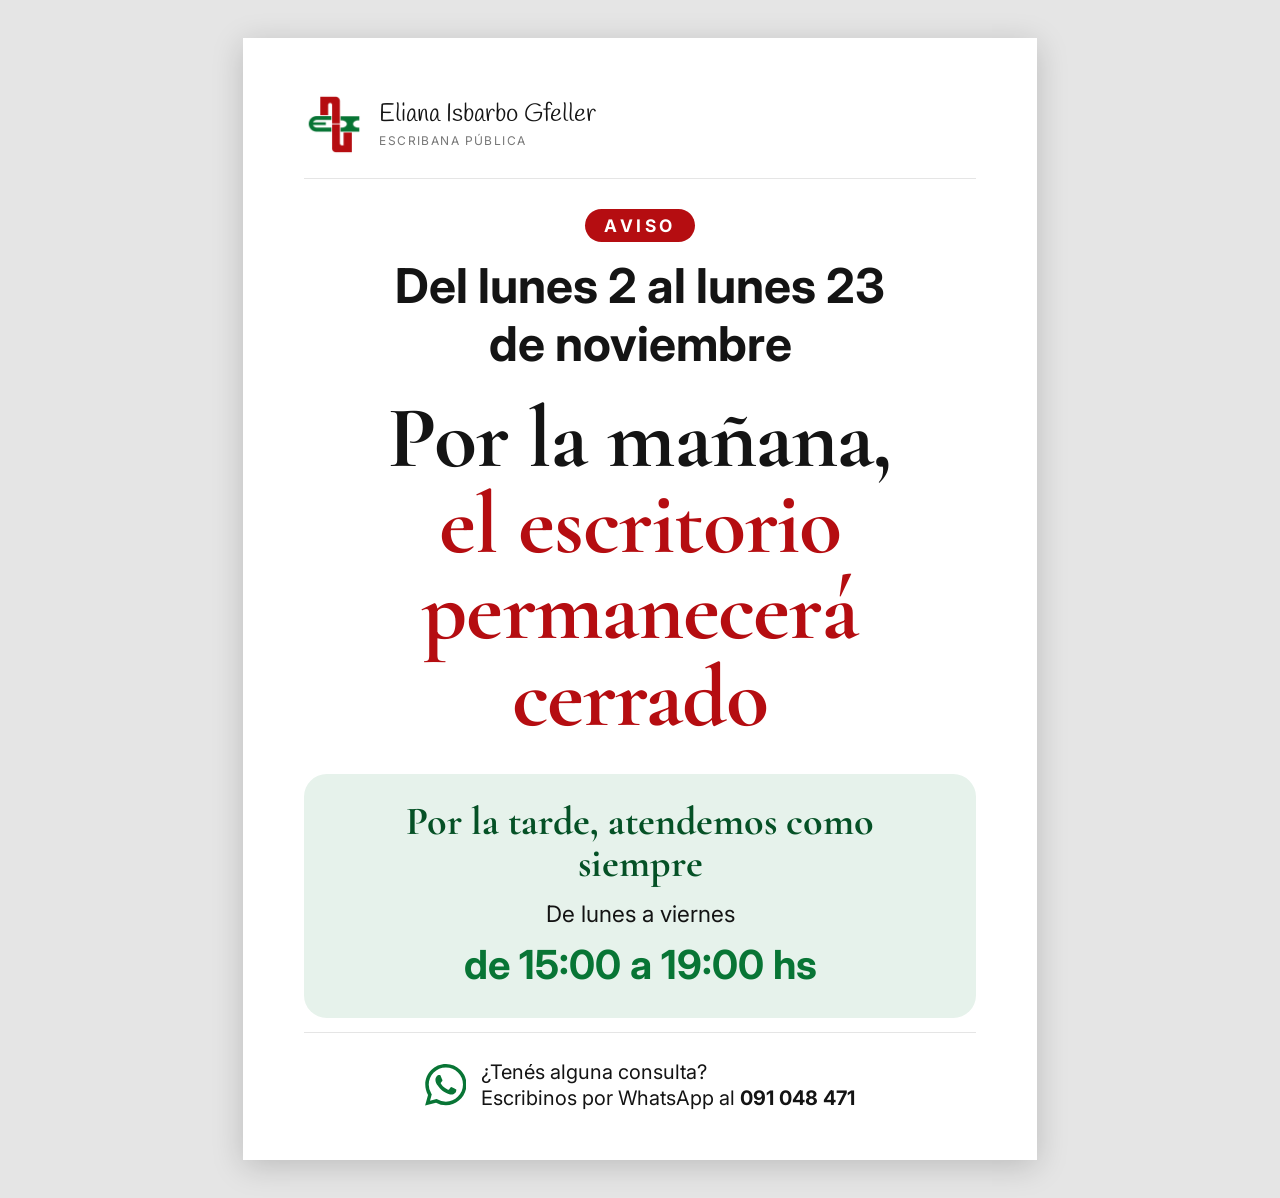
<file: carteles/aviso-cierre-mananas.html>
<!doctype html>
<html lang="es">
<head>
  <meta charset="utf-8">
  <meta name="viewport" content="width=device-width, initial-scale=1">
  <title>Aviso de cierre por la mañana</title>
  <!--
    Cartel A4 para imprimir, con el mismo diseño que aviso-reservas.html. El
    PDF se genera igual (ver README, "Enlace para carteles"). Lo que más se
    tiene que ver es que por la mañana está cerrado y por la tarde se atiende
    como siempre.
  -->
  <link rel="preconnect" href="https://fonts.googleapis.com">
  <link rel="preconnect" href="https://fonts.gstatic.com" crossorigin>
  <link
    rel="stylesheet"
    href="https://fonts.googleapis.com/css2?family=Cormorant+Garamond:wght@600;700&amp;family=Handlee&amp;family=Inter:wght@400;500;600;700&amp;display=swap"
  >
  <style>
    :root {
      --green-950: #055126;
      --green-900: #087535;
      --green-100: #e6f2eb;
      --red-700: #b50d11;
      --black: #141414;
      --gray-700: #4f4f4f;
      --gray-500: #777;
      --gray-200: #e5e5e5;
      --white: #fff;
    }

    @page {
      size: A4;
      margin: 0;
    }

    * {
      box-sizing: border-box;
      margin: 0;
      padding: 0;
    }

    html,
    body {
      background: var(--gray-200);
    }

    body {
      font-family: "Inter", sans-serif;
      color: var(--black);
      -webkit-print-color-adjust: exact;
      print-color-adjust: exact;
    }

    .sheet {
      display: flex;
      flex-direction: column;
      width: 210mm;
      height: 297mm;
      margin: 0 auto;
      padding: 15mm 16mm 13mm;
      overflow: hidden;
      background: var(--white);
    }

    @media screen {
      .sheet {
        margin: 10mm auto;
        box-shadow: 0 6px 30px rgba(0, 0, 0, 0.18);
      }
    }

    @media print {
      html,
      body {
        background: var(--white);
      }
    }

    /* Marca */
    .brand {
      display: flex;
      align-items: center;
      gap: 4mm;
      padding-bottom: 6mm;
      border-bottom: 0.4mm solid var(--gray-200);
    }

    .brand img {
      width: 16mm;
      height: 16mm;
    }

    .brand strong {
      display: block;
      font-family: "Handlee", cursive;
      font-size: 19pt;
      font-weight: 400;
      line-height: 1.1;
    }

    .brand span {
      color: var(--gray-500);
      font-size: 9pt;
      letter-spacing: 0.12em;
      text-transform: uppercase;
    }

    /* Mensaje principal: lo que se tiene que leer de lejos. */
    .notice {
      padding: 8mm 0 9mm;
      text-align: center;
    }

    .eyebrow {
      display: inline-block;
      margin-bottom: 4mm;
      padding: 1.6mm 5mm;
      border-radius: 99px;
      color: var(--white);
      background: var(--red-700);
      font-size: 13pt;
      font-weight: 700;
      letter-spacing: 0.2em;
      text-transform: uppercase;
    }

    /* La fecha también se tiene que leer de lejos. */
    .notice .start {
      margin: 0 0 6mm;
      color: var(--black);
      font-size: 36pt;
      font-weight: 700;
      line-height: 1.2;
    }

    .notice h1 {
      font-family: "Cormorant Garamond", serif;
      font-size: 66pt;
      font-weight: 700;
      line-height: 0.98;
      letter-spacing: -0.01em;
    }

    .notice h1 em {
      display: block;
      color: var(--red-700);
      font-style: normal;
    }

    .notice .hours {
      margin-top: 5mm;
      color: var(--gray-700);
      font-size: 17pt;
      line-height: 1.35;
    }

    .notice .hours strong {
      color: var(--black);
    }

    /* Horario de la tarde: lo que sigue igual. */
    .afternoon {
      padding: 7mm 12mm;
      border-radius: 6mm;
      background: var(--green-100);
      text-align: center;
    }

    .afternoon h2 {
      margin-bottom: 4mm;
      color: var(--green-950);
      font-family: "Cormorant Garamond", serif;
      font-size: 30pt;
      font-weight: 700;
      line-height: 1.05;
    }

    .afternoon p {
      font-size: 17pt;
      line-height: 1.35;
    }

    .afternoon .time {
      display: block;
      margin-top: 2mm;
      color: var(--green-900);
      font-size: 30pt;
      font-weight: 700;
    }

    /* Contacto */
    .fallback {
      display: flex;
      align-items: center;
      justify-content: center;
      gap: 4mm;
      margin-top: auto;
      padding-top: 7mm;
      border-top: 0.4mm solid var(--gray-200);
      font-size: 15pt;
      line-height: 1.3;
    }

    .fallback svg {
      flex: none;
      width: 11mm;
      height: 11mm;
      color: var(--green-900);
    }

    .fallback strong {
      white-space: nowrap;
    }
  </style>
</head>
<body>
  <main class="sheet">
    <header class="brand">
      <img src="../assets/logo-isbarbo-gfeller.webp" alt="Logo de Eliana Isbarbo Gfeller">
      <div>
        <strong>Eliana Isbarbo Gfeller</strong>
        <span>Escribana Pública</span>
      </div>
    </header>

    <section class="notice">
      <span class="eyebrow">Aviso</span>
      <p class="start">Del lunes 2 al lunes 23<br>de noviembre</p>
      <h1>Por la mañana, <em>el escritorio permanecerá cerrado</em></h1>
    </section>

    <section class="afternoon">
      <h2>Por la tarde, atendemos como siempre</h2>
      <p>De lunes a viernes
        <span class="time">de 15:00 a 19:00 hs</span>
      </p>
    </section>

    <footer class="fallback">
      <svg viewBox="0 0 24 24" aria-hidden="true">
        <path fill="currentColor" d="M17.472 14.382c-.297-.149-1.758-.867-2.03-.967-.273-.099-.471-.148-.67.15-.197.297-.767.966-.94 1.164-.173.199-.347.223-.644.075-.297-.15-1.255-.463-2.39-1.475-.883-.788-1.48-1.761-1.653-2.059-.173-.297-.018-.458.13-.606.134-.133.298-.347.446-.52.149-.174.198-.298.298-.497.099-.198.05-.371-.025-.52-.075-.149-.669-1.612-.916-2.207-.242-.579-.487-.5-.669-.51-.173-.008-.371-.01-.57-.01-.198 0-.52.074-.792.372-.272.297-1.04 1.016-1.04 2.479 0 1.462 1.065 2.875 1.213 3.074.149.198 2.096 3.2 5.077 4.487.709.306 1.262.489 1.694.625.712.227 1.36.195 1.871.118.571-.085 1.758-.719 2.006-1.413.248-.694.248-1.289.173-1.413-.074-.124-.272-.198-.57-.347m-5.421 7.403h-.004a9.87 9.87 0 01-5.031-1.378l-.361-.214-3.741.982.998-3.648-.235-.374a9.86 9.86 0 01-1.51-5.26c.001-5.45 4.436-9.884 9.888-9.884 2.64 0 5.122 1.03 6.988 2.898a9.825 9.825 0 012.893 6.994c-.003 5.45-4.437 9.884-9.885 9.884m8.413-18.297A11.815 11.815 0 0012.05 0C5.495 0 .16 5.335.157 11.892c0 2.096.547 4.142 1.588 5.945L.057 24l6.305-1.654a11.882 11.882 0 005.683 1.448h.005c6.554 0 11.89-5.335 11.893-11.893a11.821 11.821 0 00-3.48-8.413Z"/>
      </svg>
      <p>¿Tenés alguna consulta?<br>Escribinos por WhatsApp al <strong>091 048 471</strong></p>
    </footer>
  </main>
</body>
</html>
</file>
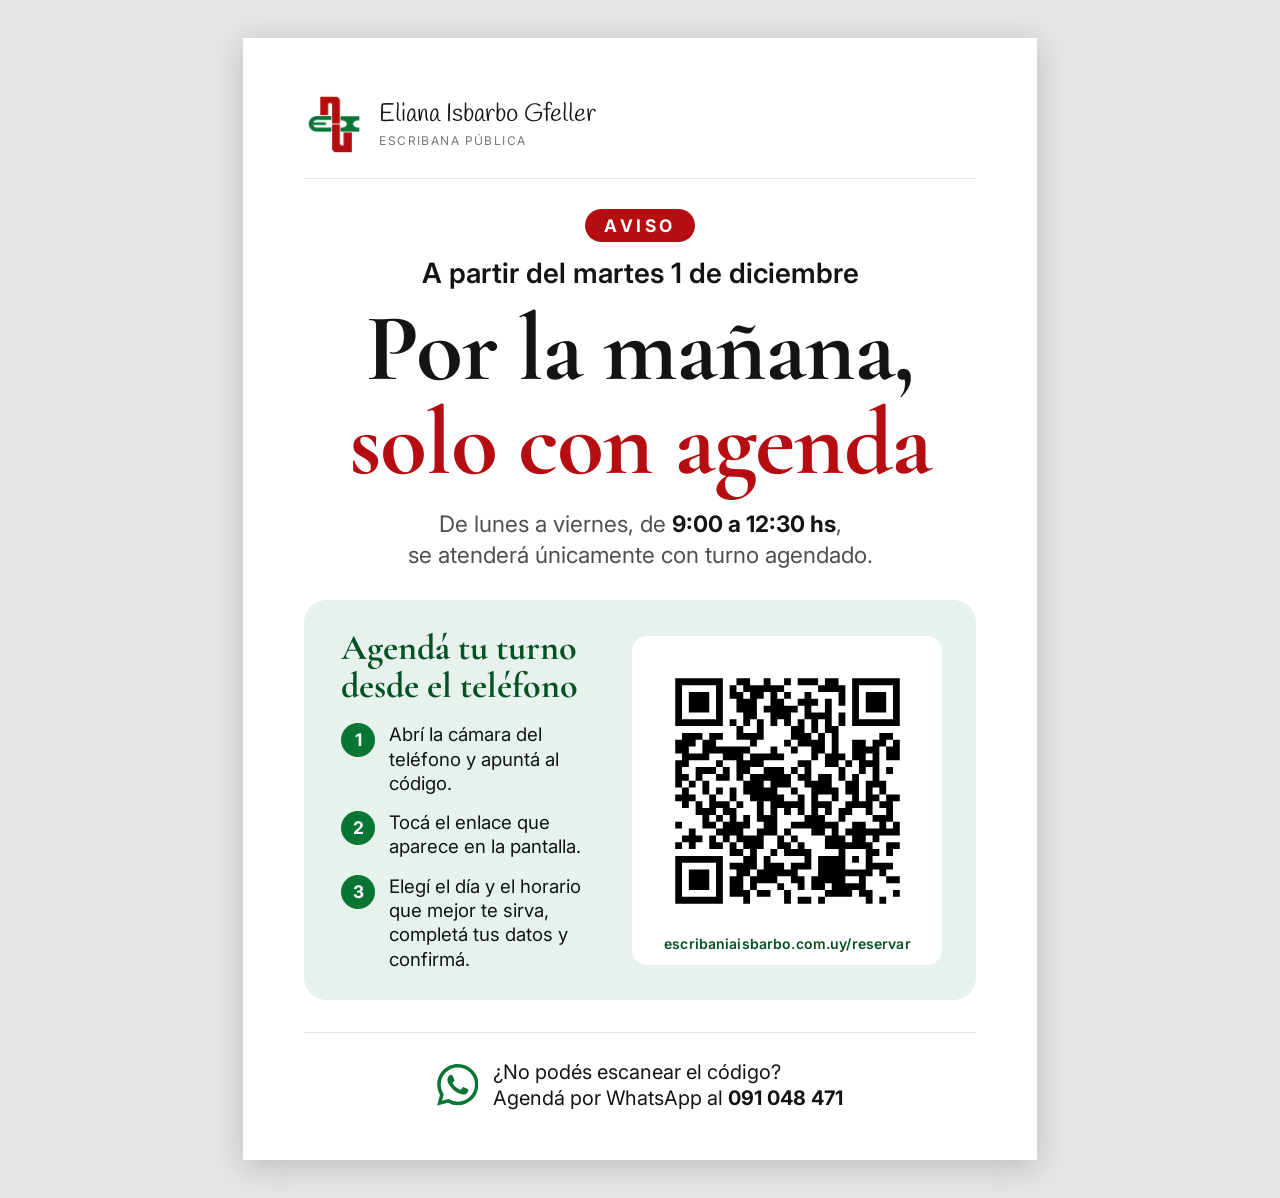
<file: carteles/aviso-reservas.html>
<!doctype html>
<html lang="es">
<head>
  <meta charset="utf-8">
  <meta name="viewport" content="width=device-width, initial-scale=1">
  <title>Aviso de agenda</title>
  <!--
    Cartel A4 para imprimir. El PDF se genera desde este archivo con Chrome
    (ver README, "Enlace para carteles"). Lo que más se tiene que ver es que
    por la mañana se atiende solo con agenda.
  -->
  <link rel="preconnect" href="https://fonts.googleapis.com">
  <link rel="preconnect" href="https://fonts.gstatic.com" crossorigin>
  <link
    rel="stylesheet"
    href="https://fonts.googleapis.com/css2?family=Cormorant+Garamond:wght@600;700&amp;family=Handlee&amp;family=Inter:wght@400;500;600;700&amp;display=swap"
  >
  <style>
    :root {
      --green-950: #055126;
      --green-900: #087535;
      --green-100: #e6f2eb;
      --red-700: #b50d11;
      --black: #141414;
      --gray-700: #4f4f4f;
      --gray-500: #777;
      --gray-200: #e5e5e5;
      --white: #fff;
    }

    @page {
      size: A4;
      margin: 0;
    }

    * {
      box-sizing: border-box;
      margin: 0;
      padding: 0;
    }

    html,
    body {
      background: var(--gray-200);
    }

    body {
      font-family: "Inter", sans-serif;
      color: var(--black);
      -webkit-print-color-adjust: exact;
      print-color-adjust: exact;
    }

    .sheet {
      display: flex;
      flex-direction: column;
      width: 210mm;
      height: 297mm;
      margin: 0 auto;
      padding: 15mm 16mm 13mm;
      overflow: hidden;
      background: var(--white);
    }

    @media screen {
      .sheet {
        margin: 10mm auto;
        box-shadow: 0 6px 30px rgba(0, 0, 0, 0.18);
      }
    }

    @media print {
      html,
      body {
        background: var(--white);
      }
    }

    /* Marca */
    .brand {
      display: flex;
      align-items: center;
      gap: 4mm;
      padding-bottom: 6mm;
      border-bottom: 0.4mm solid var(--gray-200);
    }

    .brand img {
      width: 16mm;
      height: 16mm;
    }

    .brand strong {
      display: block;
      font-family: "Handlee", cursive;
      font-size: 19pt;
      font-weight: 400;
      line-height: 1.1;
    }

    .brand span {
      color: var(--gray-500);
      font-size: 9pt;
      letter-spacing: 0.12em;
      text-transform: uppercase;
    }

    /* Mensaje principal: lo que se tiene que leer de lejos. */
    .notice {
      padding: 8mm 0 8mm;
      text-align: center;
    }

    .eyebrow {
      display: inline-block;
      margin-bottom: 4mm;
      padding: 1.6mm 5mm;
      border-radius: 99px;
      color: var(--white);
      background: var(--red-700);
      font-size: 13pt;
      font-weight: 700;
      letter-spacing: 0.2em;
      text-transform: uppercase;
    }

    .notice .start {
      margin: 0 0 3mm;
      color: var(--black);
      font-size: 21pt;
      font-weight: 600;
      line-height: 1.2;
    }

    .notice h1 {
      font-family: "Cormorant Garamond", serif;
      font-size: 72pt;
      font-weight: 700;
      line-height: 0.98;
      letter-spacing: -0.01em;
    }

    .notice h1 em {
      display: block;
      color: var(--red-700);
      font-style: normal;
    }

    .notice .hours {
      margin-top: 5mm;
      color: var(--gray-700);
      font-size: 17pt;
      line-height: 1.35;
    }

    .notice .hours strong {
      color: var(--black);
    }

    /* Cómo agendar */
    .booking {
      display: grid;
      grid-template-columns: 1fr 82mm;
      gap: 8mm;
      align-items: center;
      padding: 7.5mm 9mm 7.5mm 10mm;
      border-radius: 6mm;
      background: var(--green-100);
    }

    .booking h2 {
      margin-bottom: 5mm;
      color: var(--green-950);
      font-family: "Cormorant Garamond", serif;
      font-size: 27pt;
      font-weight: 700;
      line-height: 1.05;
    }

    .steps {
      display: grid;
      gap: 4mm;
      list-style: none;
      counter-reset: step;
    }

    .steps li {
      display: grid;
      grid-template-columns: 9mm 1fr;
      gap: 3.5mm;
      align-items: start;
      font-size: 14pt;
      line-height: 1.3;
      counter-increment: step;
    }

    .steps li::before {
      content: counter(step);
      display: grid;
      place-items: center;
      width: 9mm;
      height: 9mm;
      border-radius: 50%;
      color: var(--white);
      background: var(--green-900);
      font-size: 13pt;
      font-weight: 700;
    }

    .qr {
      padding: 4mm 4mm 3.5mm;
      border-radius: 4mm;
      background: var(--white);
      text-align: center;
    }

    /* El SVG ya trae su margen blanco: no hay que recortarlo. */
    .qr img {
      display: block;
      width: 100%;
    }

    .qr p {
      margin-top: 1mm;
      color: var(--green-950);
      font-size: 10.5pt;
      font-weight: 600;
      letter-spacing: 0.01em;
    }

    /* Alternativa para quien no puede escanear. */
    .fallback {
      display: flex;
      align-items: center;
      justify-content: center;
      gap: 4mm;
      margin-top: auto;
      padding-top: 7mm;
      border-top: 0.4mm solid var(--gray-200);
      font-size: 15pt;
      line-height: 1.3;
    }

    .fallback svg {
      flex: none;
      width: 11mm;
      height: 11mm;
      color: var(--green-900);
    }

    .fallback strong {
      white-space: nowrap;
    }
  </style>
</head>
<body>
  <main class="sheet">
    <header class="brand">
      <img src="../assets/logo-isbarbo-gfeller.webp" alt="Logo de Eliana Isbarbo Gfeller">
      <div>
        <strong>Eliana Isbarbo Gfeller</strong>
        <span>Escribana Pública</span>
      </div>
    </header>

    <section class="notice">
      <span class="eyebrow">Aviso</span>
      <p class="start">A partir del martes 1 de diciembre</p>
      <h1>Por la mañana, <em>solo con agenda</em></h1>
      <p class="hours">
        De lunes a viernes, de <strong>9:00 a 12:30 hs</strong>,<br>
        se atenderá únicamente con turno agendado.
      </p>
    </section>

    <section class="booking">
      <div>
        <h2>Agendá tu turno desde el teléfono</h2>
        <ol class="steps">
          <li>Abrí la cámara del teléfono y apuntá al código.</li>
          <li>Tocá el enlace que aparece en la pantalla.</li>
          <li>Elegí el día y el horario que mejor te sirva, completá tus datos y confirmá.</li>
        </ol>
      </div>
      <div class="qr">
        <img src="qr-reservar.svg" alt="Código QR para agendar turno">
        <p>escribaniaisbarbo.com.uy/reservar</p>
      </div>
    </section>

    <footer class="fallback">
      <svg viewBox="0 0 24 24" aria-hidden="true">
        <path fill="currentColor" d="M17.472 14.382c-.297-.149-1.758-.867-2.03-.967-.273-.099-.471-.148-.67.15-.197.297-.767.966-.94 1.164-.173.199-.347.223-.644.075-.297-.15-1.255-.463-2.39-1.475-.883-.788-1.48-1.761-1.653-2.059-.173-.297-.018-.458.13-.606.134-.133.298-.347.446-.52.149-.174.198-.298.298-.497.099-.198.05-.371-.025-.52-.075-.149-.669-1.612-.916-2.207-.242-.579-.487-.5-.669-.51-.173-.008-.371-.01-.57-.01-.198 0-.52.074-.792.372-.272.297-1.04 1.016-1.04 2.479 0 1.462 1.065 2.875 1.213 3.074.149.198 2.096 3.2 5.077 4.487.709.306 1.262.489 1.694.625.712.227 1.36.195 1.871.118.571-.085 1.758-.719 2.006-1.413.248-.694.248-1.289.173-1.413-.074-.124-.272-.198-.57-.347m-5.421 7.403h-.004a9.87 9.87 0 01-5.031-1.378l-.361-.214-3.741.982.998-3.648-.235-.374a9.86 9.86 0 01-1.51-5.26c.001-5.45 4.436-9.884 9.888-9.884 2.64 0 5.122 1.03 6.988 2.898a9.825 9.825 0 012.893 6.994c-.003 5.45-4.437 9.884-9.885 9.884m8.413-18.297A11.815 11.815 0 0012.05 0C5.495 0 .16 5.335.157 11.892c0 2.096.547 4.142 1.588 5.945L.057 24l6.305-1.654a11.882 11.882 0 005.683 1.448h.005c6.554 0 11.89-5.335 11.893-11.893a11.821 11.821 0 00-3.48-8.413Z"/>
      </svg>
      <p>¿No podés escanear el código?<br>Agendá por WhatsApp al <strong>091 048 471</strong></p>
    </footer>
  </main>
</body>
</html>
</file>
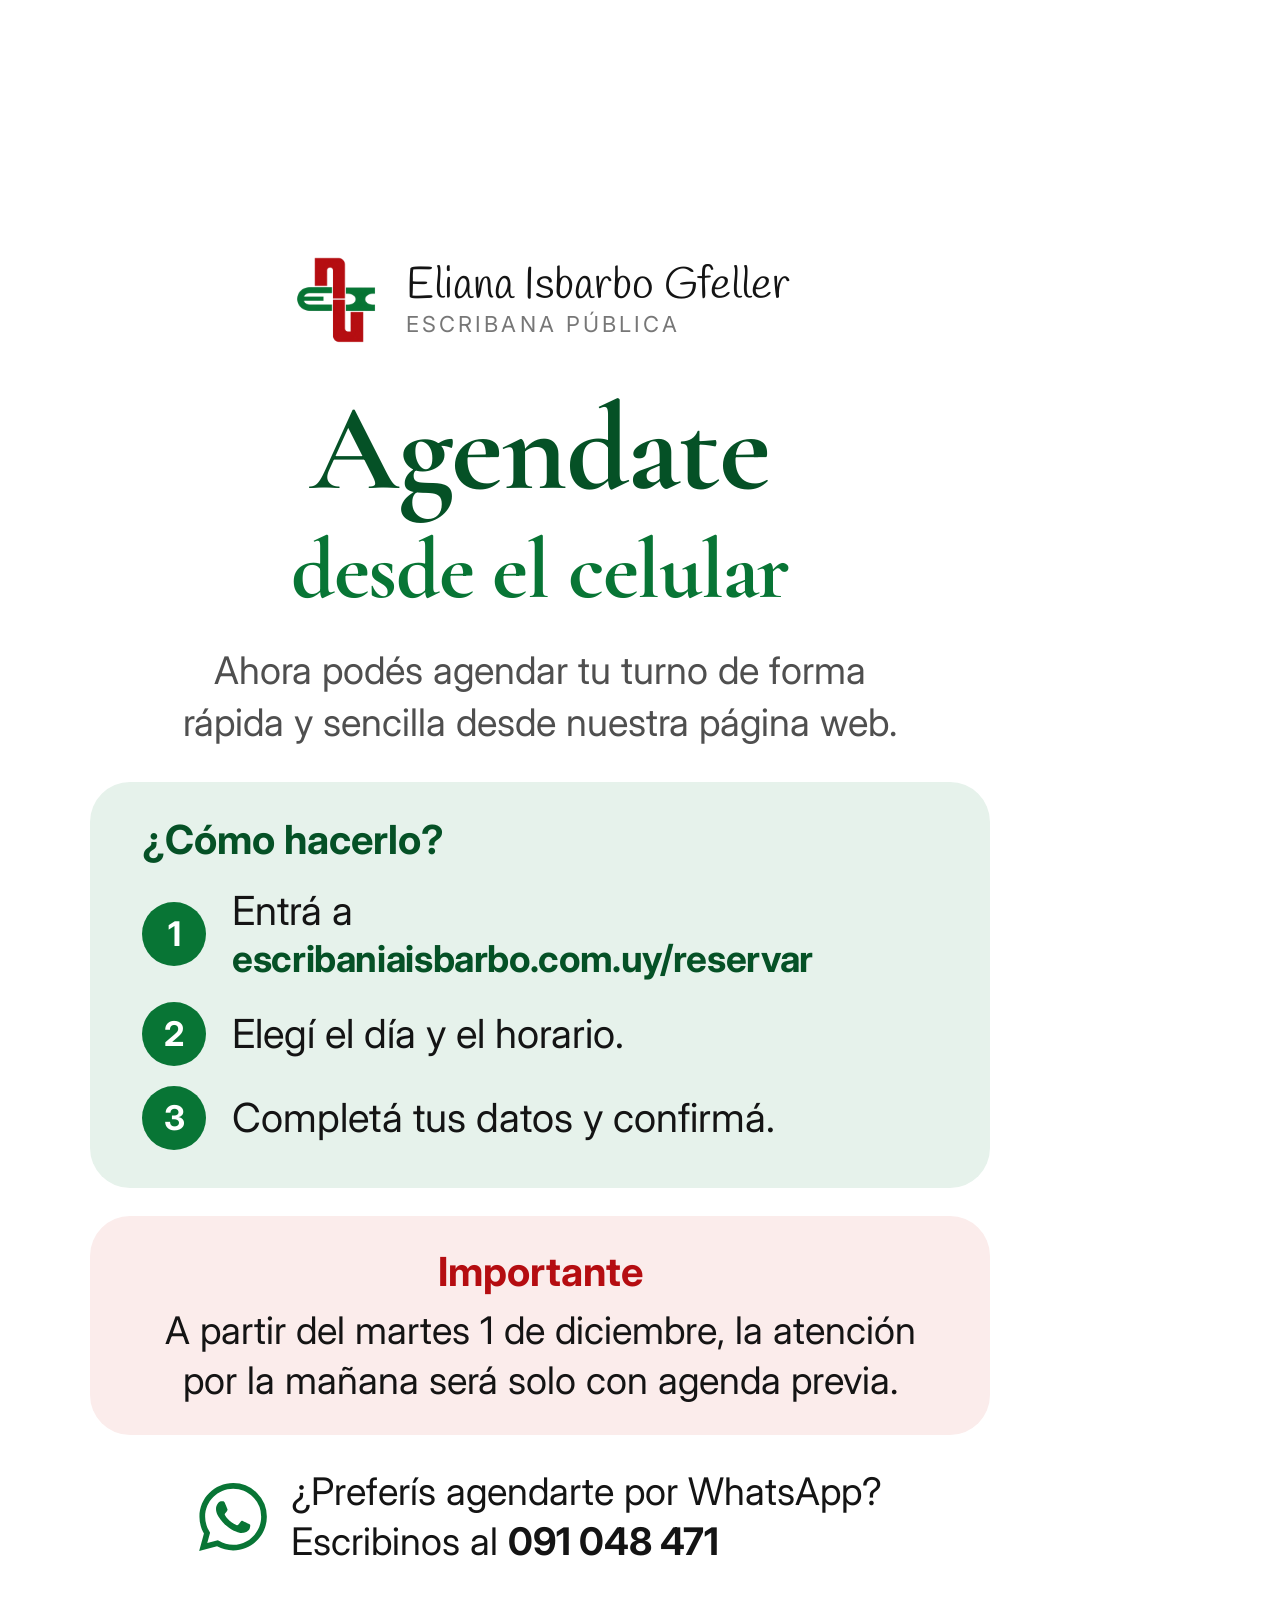
<file: carteles/estado-whatsapp-agenda.html>
<!doctype html>
<html lang="es">
<head>
  <meta charset="utf-8">
  <meta name="viewport" content="width=1080">
  <title>Estado de WhatsApp: Agendate desde el celular</title>
  <!--
    Imagen para el estado de WhatsApp (1080 x 1920 px, vertical 9:16) que
    promueve la agenda en línea. Tiene el mismo diseño que los carteles de
    papel, pero sin QR: el estado se mira en el teléfono y no se puede
    escanear la propia pantalla. Por eso la dirección va escrita grande, y al
    publicar el estado conviene poner el enlace en el texto del estado.

    WhatsApp tapa la parte de arriba (barra de avance y nombre) y la de abajo
    (el texto del estado y "Responder"): lo importante queda en el medio.

    Hay dos versiones: la que avisa del 1 de diciembre y la informativa, sin
    ese aviso, que se arma abriendo este archivo con #informativo al final.
    Los dos PNG se generan desde aquí con Chrome (ver README, "Enlace para
    carteles").
  -->
  <link rel="preconnect" href="https://fonts.googleapis.com">
  <link rel="preconnect" href="https://fonts.gstatic.com" crossorigin>
  <link
    rel="stylesheet"
    href="https://fonts.googleapis.com/css2?family=Cormorant+Garamond:wght@700&amp;family=Handlee&amp;family=Inter:wght@400;500;600;700&amp;display=swap"
  >
  <style>
    :root {
      --green-950: #055126;
      --green-900: #087535;
      --green-100: #e6f2eb;
      --red-700: #b50d11;
      --red-50: #fbeceb;
      --black: #141414;
      --gray-700: #4f4f4f;
      --gray-500: #777;
      --gray-200: #e5e5e5;
      --white: #fff;
    }

    * {
      box-sizing: border-box;
      margin: 0;
      padding: 0;
    }

    html,
    body {
      width: 1080px;
      height: 1920px;
      overflow: hidden;
      background: var(--white);
    }

    body {
      font-family: "Inter", sans-serif;
      color: var(--black);
    }

    .story {
      display: flex;
      flex-direction: column;
      align-items: center;
      width: 1080px;
      height: 1920px;
      /* Arriba y abajo quedan libres para lo que superpone WhatsApp. */
      justify-content: center;
      padding: 230px 90px 330px;
      text-align: center;
    }

    /* Marca */
    .brand {
      display: flex;
      align-items: center;
      gap: 24px;
      text-align: left;
    }

    .brand img {
      width: 92px;
      height: 92px;
    }

    .brand strong {
      display: block;
      font-family: "Handlee", cursive;
      font-size: 44px;
      font-weight: 400;
      line-height: 1.1;
    }

    .brand span {
      color: var(--gray-500);
      font-size: 22px;
      letter-spacing: 0.14em;
      text-transform: uppercase;
    }

    h1 {
      margin-top: 44px;
      color: var(--green-950);
      font-family: "Cormorant Garamond", serif;
      font-size: 124px;
      font-weight: 700;
      line-height: 0.95;
      letter-spacing: -0.01em;
    }

    h1 span {
      display: block;
      color: var(--green-900);
      margin-top: 22px;
      font-size: 86px;
    }

    /* Entrada y pasos */
    .intro {
      margin-top: 34px;
      text-wrap: balance;
      color: var(--gray-700);
      font-size: 38px;
      line-height: 1.35;
    }

    .how {
      width: 100%;
      margin-top: 34px;
      padding: 34px 52px 38px;
      border-radius: 40px;
      background: var(--green-100);
      text-align: left;
    }

    .how h2 {
      color: var(--green-950);
      font-size: 40px;
      font-weight: 700;
      line-height: 1.2;
    }

    .steps {
      display: grid;
      gap: 20px;
      margin-top: 22px;
      list-style: none;
      counter-reset: step;
    }

    .steps li {
      display: grid;
      grid-template-columns: 64px 1fr;
      gap: 26px;
      align-items: center;
      font-size: 40px;
      line-height: 1.25;
      counter-increment: step;
    }

    .steps li::before {
      content: counter(step);
      display: grid;
      place-items: center;
      width: 64px;
      height: 64px;
      border-radius: 50%;
      color: var(--white);
      background: var(--green-900);
      font-size: 34px;
      font-weight: 700;
    }

    .steps .url {
      display: block;
      color: var(--green-950);
      font-size: 37px;
      font-weight: 700;
      letter-spacing: -0.01em;
    }

    /* Aviso de diciembre */
    .notice {
      width: 100%;
      margin-top: 28px;
      padding: 30px 48px;
      text-wrap: balance;
      border-radius: 40px;
      background: var(--red-50);
      font-size: 38px;
      line-height: 1.32;
    }

    .notice strong {
      display: block;
      margin-bottom: 6px;
      color: var(--red-700);
      font-size: 40px;
    }

    /* Versión informativa (#informativo): sin el aviso de diciembre. */
    .story:target .notice {
      display: none;
    }

    /* Alternativa por WhatsApp */
    .fallback {
      display: flex;
      align-items: center;
      gap: 24px;
      margin-top: 32px;
      font-size: 38px;
      line-height: 1.3;
      text-align: left;
    }

    .fallback svg {
      flex: none;
      width: 68px;
      height: 68px;
      color: var(--green-900);
    }

    .fallback strong {
      white-space: nowrap;
    }
  </style>
</head>
<body>
  <main class="story" id="informativo">
    <header class="brand">
      <img src="../assets/logo-isbarbo-gfeller.webp" alt="Logo de Eliana Isbarbo Gfeller">
      <div>
        <strong>Eliana Isbarbo Gfeller</strong>
        <span>Escribana Pública</span>
      </div>
    </header>

    <h1>Agendate <span>desde el celular</span></h1>

    <p class="intro">Ahora podés agendar tu turno de forma rápida y sencilla desde nuestra página web.</p>

    <section class="how">
      <h2>¿Cómo hacerlo?</h2>
      <ol class="steps">
        <li><span>Entrá a<span class="url">escribaniaisbarbo.com.uy/reservar</span></span></li>
        <li>Elegí el día y el horario.</li>
        <li>Completá tus datos y confirmá.</li>
      </ol>
    </section>

    <p class="notice">
      <strong>Importante</strong>
      A partir del martes 1 de diciembre, la atención por la mañana será solo con agenda previa.
    </p>

    <footer class="fallback">
      <svg viewBox="0 0 24 24" aria-hidden="true">
        <path fill="currentColor" d="M17.472 14.382c-.297-.149-1.758-.867-2.03-.967-.273-.099-.471-.148-.67.15-.197.297-.767.966-.94 1.164-.173.199-.347.223-.644.075-.297-.15-1.255-.463-2.39-1.475-.883-.788-1.48-1.761-1.653-2.059-.173-.297-.018-.458.13-.606.134-.133.298-.347.446-.52.149-.174.198-.298.298-.497.099-.198.05-.371-.025-.52-.075-.149-.669-1.612-.916-2.207-.242-.579-.487-.5-.669-.51-.173-.008-.371-.01-.57-.01-.198 0-.52.074-.792.372-.272.297-1.04 1.016-1.04 2.479 0 1.462 1.065 2.875 1.213 3.074.149.198 2.096 3.2 5.077 4.487.709.306 1.262.489 1.694.625.712.227 1.36.195 1.871.118.571-.085 1.758-.719 2.006-1.413.248-.694.248-1.289.173-1.413-.074-.124-.272-.198-.57-.347m-5.421 7.403h-.004a9.87 9.87 0 01-5.031-1.378l-.361-.214-3.741.982.998-3.648-.235-.374a9.86 9.86 0 01-1.51-5.26c.001-5.45 4.436-9.884 9.888-9.884 2.64 0 5.122 1.03 6.988 2.898a9.825 9.825 0 012.893 6.994c-.003 5.45-4.437 9.884-9.885 9.884m8.413-18.297A11.815 11.815 0 0012.05 0C5.495 0 .16 5.335.157 11.892c0 2.096.547 4.142 1.588 5.945L.057 24l6.305-1.654a11.882 11.882 0 005.683 1.448h.005c6.554 0 11.89-5.335 11.893-11.893a11.821 11.821 0 00-3.48-8.413Z"/>
      </svg>
      <p>¿Preferís agendarte por WhatsApp?<br>Escribinos al <strong>091 048 471</strong></p>
    </footer>
  </main>
</body>
</html>
</file>
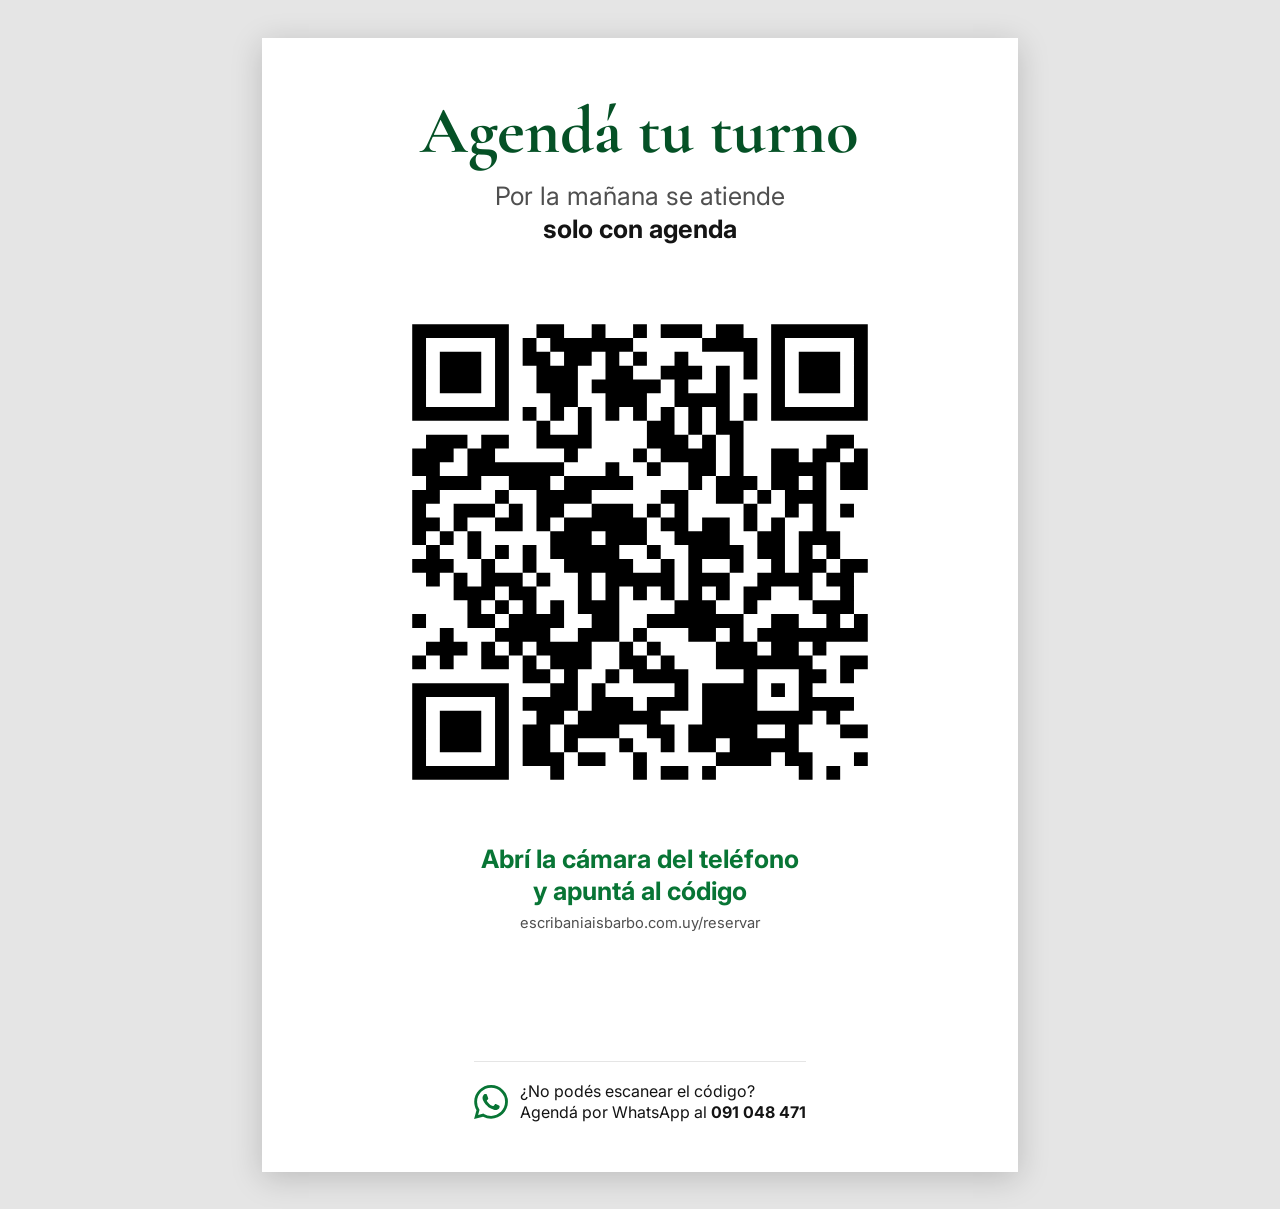
<file: carteles/qr-puerta-20x30.html>
<!doctype html>
<html lang="es">
<head>
  <meta charset="utf-8">
  <meta name="viewport" content="width=device-width, initial-scale=1">
  <title>QR para la puerta</title>
  <!--
    Cartel de 20 x 30 cm con el QR de /reservar, para pegar en la puerta
    aparte del vinilo de horarios (opciones 3 y 4b). Va
    impreso en vinilo blanco. El PDF se genera igual que el del aviso (ver
    README, "Enlace para carteles"). Al QR no hay que recortarle el margen
    blanco ni cambiarle los colores.
  -->
  <link rel="preconnect" href="https://fonts.googleapis.com">
  <link rel="preconnect" href="https://fonts.gstatic.com" crossorigin>
  <link
    rel="stylesheet"
    href="https://fonts.googleapis.com/css2?family=Cormorant+Garamond:wght@700&amp;family=Inter:wght@400;600;700&amp;display=swap"
  >
  <style>
    :root {
      --green-950: #055126;
      --green-900: #087535;
      --black: #141414;
      --gray-700: #4f4f4f;
      --gray-200: #e5e5e5;
      --white: #fff;
    }

    @page {
      size: 200mm 300mm;
      margin: 0;
    }

    * {
      box-sizing: border-box;
      margin: 0;
      padding: 0;
    }

    html,
    body {
      background: var(--gray-200);
    }

    body {
      font-family: "Inter", sans-serif;
      color: var(--black);
      -webkit-print-color-adjust: exact;
      print-color-adjust: exact;
    }

    .sheet {
      display: flex;
      flex-direction: column;
      align-items: center;
      width: 200mm;
      height: 300mm;
      margin: 0 auto;
      padding: 16mm 18mm 13mm;
      overflow: hidden;
      background: var(--white);
      text-align: center;
    }

    @media screen {
      .sheet {
        margin: 10mm auto;
        box-shadow: 0 6px 30px rgba(0, 0, 0, 0.18);
      }
    }

    @media print {
      html,
      body {
        background: var(--white);
      }
    }

    h1 {
      color: var(--green-950);
      font-family: "Cormorant Garamond", serif;
      font-size: 50pt;
      font-weight: 700;
      line-height: 1;
    }

    .lead {
      margin-top: 4mm;
      color: var(--gray-700);
      font-size: 19pt;
      line-height: 1.3;
    }

    .lead strong {
      color: var(--black);
    }

    /* El SVG ya trae su margen blanco: no hay que recortarlo. */
    .qr {
      display: block;
      width: 150mm;
      margin: 6mm 0 2mm;
    }

    .scan {
      color: var(--green-900);
      font-size: 19pt;
      font-weight: 700;
      line-height: 1.25;
    }

    .url {
      margin-top: 2mm;
      color: var(--gray-700);
      font-size: 11pt;
    }

    /* Alternativa para quien no puede escanear. */
    .fallback {
      display: flex;
      align-items: center;
      gap: 3mm;
      margin-top: auto;
      padding-top: 5mm;
      border-top: 0.4mm solid var(--gray-200);
      font-size: 12pt;
      line-height: 1.3;
      text-align: left;
    }

    .fallback svg {
      flex: none;
      width: 9mm;
      height: 9mm;
      color: var(--green-900);
    }

    .fallback strong {
      white-space: nowrap;
    }
  </style>
</head>
<body>
  <main class="sheet">
    <h1>Agendá tu turno</h1>
    <p class="lead">Por la mañana se atiende<br><strong>solo con agenda</strong></p>
    <img class="qr" src="qr-reservar.svg" alt="Código QR para agendar turno">
    <p class="scan">Abrí la cámara del teléfono<br>y apuntá al código</p>
    <p class="url">escribaniaisbarbo.com.uy/reservar</p>
    <footer class="fallback">
      <svg viewBox="0 0 24 24" aria-hidden="true">
        <path fill="currentColor" d="M17.472 14.382c-.297-.149-1.758-.867-2.03-.967-.273-.099-.471-.148-.67.15-.197.297-.767.966-.94 1.164-.173.199-.347.223-.644.075-.297-.15-1.255-.463-2.39-1.475-.883-.788-1.48-1.761-1.653-2.059-.173-.297-.018-.458.13-.606.134-.133.298-.347.446-.52.149-.174.198-.298.298-.497.099-.198.05-.371-.025-.52-.075-.149-.669-1.612-.916-2.207-.242-.579-.487-.5-.669-.51-.173-.008-.371-.01-.57-.01-.198 0-.52.074-.792.372-.272.297-1.04 1.016-1.04 2.479 0 1.462 1.065 2.875 1.213 3.074.149.198 2.096 3.2 5.077 4.487.709.306 1.262.489 1.694.625.712.227 1.36.195 1.871.118.571-.085 1.758-.719 2.006-1.413.248-.694.248-1.289.173-1.413-.074-.124-.272-.198-.57-.347m-5.421 7.403h-.004a9.87 9.87 0 01-5.031-1.378l-.361-.214-3.741.982.998-3.648-.235-.374a9.86 9.86 0 01-1.51-5.26c.001-5.45 4.436-9.884 9.888-9.884 2.64 0 5.122 1.03 6.988 2.898a9.825 9.825 0 012.893 6.994c-.003 5.45-4.437 9.884-9.885 9.884m8.413-18.297A11.815 11.815 0 0012.05 0C5.495 0 .16 5.335.157 11.892c0 2.096.547 4.142 1.588 5.945L.057 24l6.305-1.654a11.882 11.882 0 005.683 1.448h.005c6.554 0 11.89-5.335 11.893-11.893a11.821 11.821 0 00-3.48-8.413Z"/>
      </svg>
      <p>¿No podés escanear el código?<br>Agendá por WhatsApp al <strong>091 048 471</strong></p>
    </footer>
  </main>
</body>
</html>
</file>
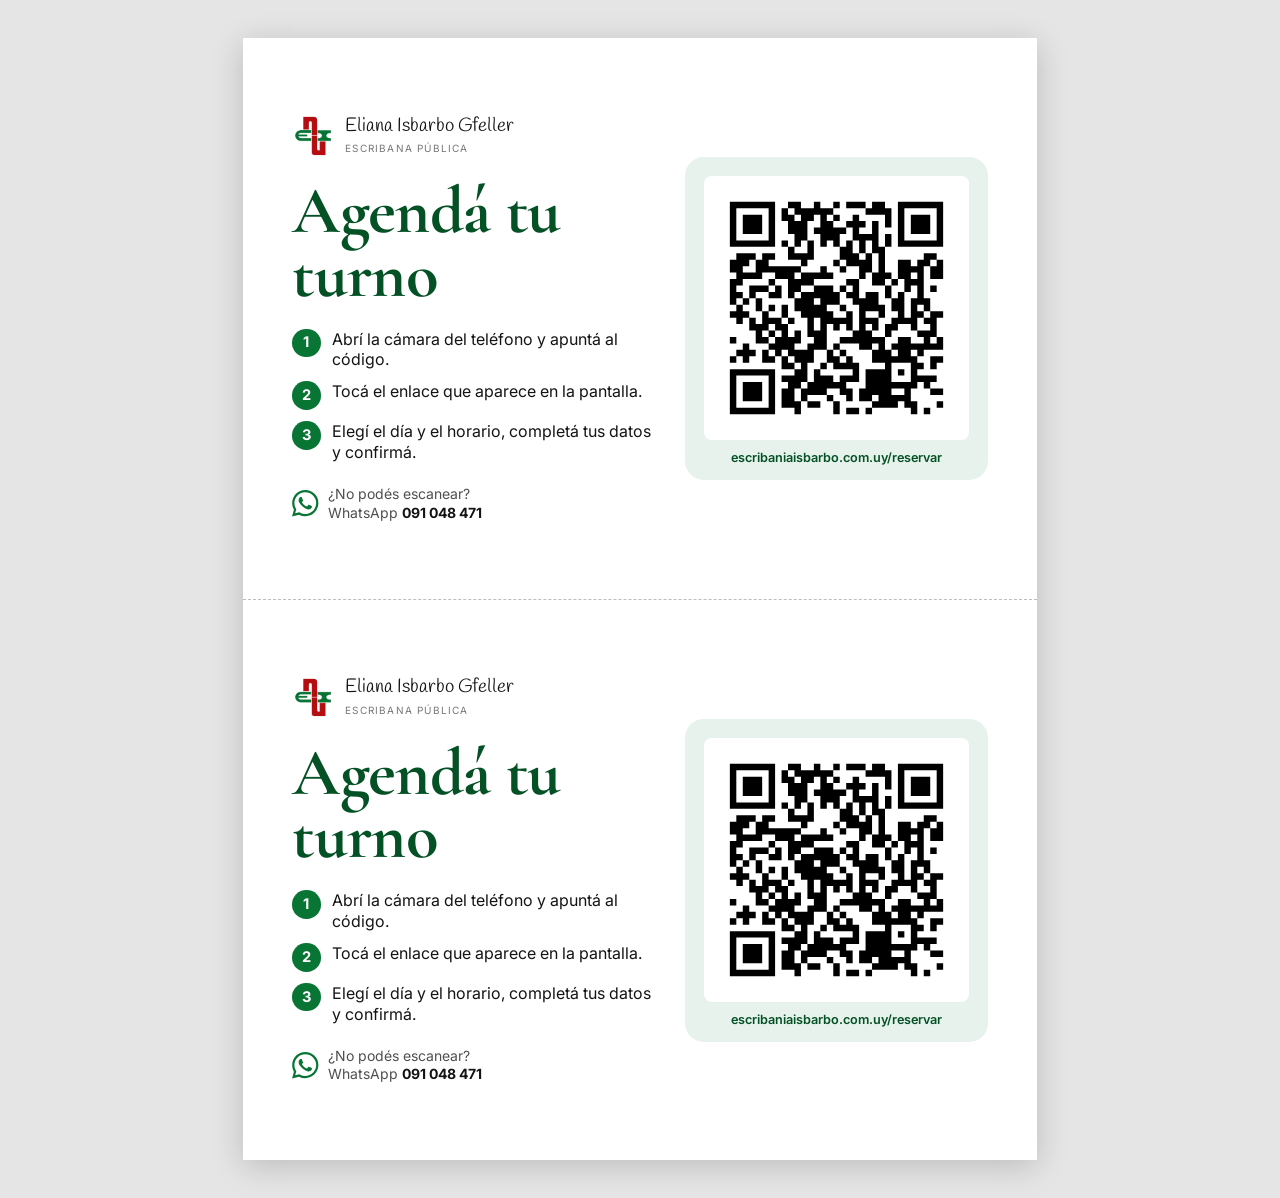
<file: carteles/reserva-turno-recepcion.html>
<!doctype html>
<html lang="es">
<head>
  <meta charset="utf-8">
  <meta name="viewport" content="width=device-width, initial-scale=1">
  <title>Agendá tu turno</title>
  <!--
    Hoja A4 para el escritorio de la recepción: dos carteles iguales, uno en
    cada mitad, con el QR de /reservar. Se puede pegar entera o cortar por la
    línea punteada. El PDF se genera desde este archivo con Chrome, igual que
    aviso-reservas (ver README, "Enlace para carteles").
  -->
  <link rel="preconnect" href="https://fonts.googleapis.com">
  <link rel="preconnect" href="https://fonts.gstatic.com" crossorigin>
  <link
    rel="stylesheet"
    href="https://fonts.googleapis.com/css2?family=Cormorant+Garamond:wght@600;700&amp;family=Handlee&amp;family=Inter:wght@400;500;600;700&amp;display=swap"
  >
  <style>
    :root {
      --green-950: #055126;
      --green-900: #087535;
      --green-100: #e6f2eb;
      --black: #141414;
      --gray-700: #4f4f4f;
      --gray-500: #777;
      --gray-300: #bdbdbd;
      --gray-200: #e5e5e5;
      --white: #fff;
    }

    @page {
      size: A4;
      margin: 0;
    }

    * {
      box-sizing: border-box;
      margin: 0;
      padding: 0;
    }

    html,
    body {
      background: var(--gray-200);
    }

    body {
      font-family: "Inter", sans-serif;
      color: var(--black);
      -webkit-print-color-adjust: exact;
      print-color-adjust: exact;
    }

    .sheet {
      display: grid;
      grid-template-rows: 1fr 1fr;
      width: 210mm;
      height: 297mm;
      margin: 0 auto;
      overflow: hidden;
      background: var(--white);
    }

    @media screen {
      .sheet {
        margin: 10mm auto;
        box-shadow: 0 6px 30px rgba(0, 0, 0, 0.18);
      }
    }

    @media print {
      html,
      body {
        background: var(--white);
      }
    }

    /* Cada mitad es un cartel completo (A5 apaisado). */
    .card {
      display: grid;
      grid-template-columns: 1fr 80mm;
      gap: 9mm;
      align-items: center;
      padding: 11mm 13mm;
    }

    .card + .card {
      border-top: 0.35mm dashed var(--gray-300);
    }

    .brand {
      display: flex;
      align-items: center;
      gap: 3mm;
      margin-bottom: 6mm;
    }

    .brand img {
      width: 11mm;
      height: 11mm;
    }

    .brand strong {
      display: block;
      font-family: "Handlee", cursive;
      font-size: 14pt;
      font-weight: 400;
      line-height: 1.1;
    }

    .brand span {
      color: var(--gray-500);
      font-size: 7.5pt;
      letter-spacing: 0.12em;
      text-transform: uppercase;
    }

    h1 {
      margin-bottom: 6mm;
      color: var(--green-950);
      font-family: "Cormorant Garamond", serif;
      font-size: 50pt;
      font-weight: 700;
      line-height: 0.95;
      letter-spacing: -0.01em;
    }

    .steps {
      display: grid;
      gap: 3mm;
      list-style: none;
      counter-reset: step;
    }

    .steps li {
      display: grid;
      grid-template-columns: 7.5mm 1fr;
      gap: 3mm;
      align-items: start;
      font-size: 12pt;
      line-height: 1.3;
      counter-increment: step;
    }

    .steps li::before {
      content: counter(step);
      display: grid;
      place-items: center;
      width: 7.5mm;
      height: 7.5mm;
      border-radius: 50%;
      color: var(--white);
      background: var(--green-900);
      font-size: 11pt;
      font-weight: 700;
    }

    .fallback {
      display: flex;
      align-items: center;
      gap: 2.5mm;
      margin-top: 6mm;
      color: var(--gray-700);
      font-size: 10.5pt;
      line-height: 1.3;
    }

    .fallback svg {
      flex: none;
      width: 7mm;
      height: 7mm;
      color: var(--green-900);
    }

    .fallback strong {
      color: var(--black);
      white-space: nowrap;
    }

    .qr {
      padding: 5mm 5mm 4mm;
      border-radius: 5mm;
      background: var(--green-100);
      text-align: center;
    }

    /* El SVG ya trae su margen blanco: no hay que recortarlo. */
    .qr img {
      display: block;
      width: 100%;
      border-radius: 2mm;
    }

    .qr p {
      margin-top: 2.5mm;
      color: var(--green-950);
      font-size: 9.5pt;
      font-weight: 600;
    }
  </style>
</head>
<body>
  <main class="sheet">
    <section class="card">
      <div>
        <header class="brand">
          <img src="../assets/logo-isbarbo-gfeller.webp" alt="Logo de Eliana Isbarbo Gfeller">
          <div>
            <strong>Eliana Isbarbo Gfeller</strong>
            <span>Escribana Pública</span>
          </div>
        </header>
        <h1>Agendá tu turno</h1>
        <ol class="steps">
          <li>Abrí la cámara del teléfono y apuntá al código.</li>
          <li>Tocá el enlace que aparece en la pantalla.</li>
          <li>Elegí el día y el horario, completá tus datos y confirmá.</li>
        </ol>
        <p class="fallback">
          <svg viewBox="0 0 24 24" aria-hidden="true">
            <path fill="currentColor" d="M17.472 14.382c-.297-.149-1.758-.867-2.03-.967-.273-.099-.471-.148-.67.15-.197.297-.767.966-.94 1.164-.173.199-.347.223-.644.075-.297-.15-1.255-.463-2.39-1.475-.883-.788-1.48-1.761-1.653-2.059-.173-.297-.018-.458.13-.606.134-.133.298-.347.446-.52.149-.174.198-.298.298-.497.099-.198.05-.371-.025-.52-.075-.149-.669-1.612-.916-2.207-.242-.579-.487-.5-.669-.51-.173-.008-.371-.01-.57-.01-.198 0-.52.074-.792.372-.272.297-1.04 1.016-1.04 2.479 0 1.462 1.065 2.875 1.213 3.074.149.198 2.096 3.2 5.077 4.487.709.306 1.262.489 1.694.625.712.227 1.36.195 1.871.118.571-.085 1.758-.719 2.006-1.413.248-.694.248-1.289.173-1.413-.074-.124-.272-.198-.57-.347m-5.421 7.403h-.004a9.87 9.87 0 01-5.031-1.378l-.361-.214-3.741.982.998-3.648-.235-.374a9.86 9.86 0 01-1.51-5.26c.001-5.45 4.436-9.884 9.888-9.884 2.64 0 5.122 1.030 6.988 2.898a9.825 9.825 0 012.893 6.994c-.003 5.45-4.437 9.884-9.885 9.884m8.413-18.297A11.815 11.815 0 0012.050 0C5.495 0 .16 5.335.157 11.892c0 2.096.547 4.142 1.588 5.945L.057 24l6.305-1.654a11.882 11.882 0 005.683 1.448h.005c6.554 0 11.890-5.335 11.893-11.893a11.821 11.821 0 00-3.480-8.413Z"/>
          </svg>
          <span>¿No podés escanear?<br>WhatsApp <strong>091 048 471</strong></span>
        </p>
      </div>
      <div class="qr">
        <img src="qr-reservar.svg" alt="Código QR para agendar turno">
        <p>escribaniaisbarbo.com.uy/reservar</p>
      </div>
    </section>

    <section class="card">
      <div>
        <header class="brand">
          <img src="../assets/logo-isbarbo-gfeller.webp" alt="Logo de Eliana Isbarbo Gfeller">
          <div>
            <strong>Eliana Isbarbo Gfeller</strong>
            <span>Escribana Pública</span>
          </div>
        </header>
        <h1>Agendá tu turno</h1>
        <ol class="steps">
          <li>Abrí la cámara del teléfono y apuntá al código.</li>
          <li>Tocá el enlace que aparece en la pantalla.</li>
          <li>Elegí el día y el horario, completá tus datos y confirmá.</li>
        </ol>
        <p class="fallback">
          <svg viewBox="0 0 24 24" aria-hidden="true">
            <path fill="currentColor" d="M17.472 14.382c-.297-.149-1.758-.867-2.03-.967-.273-.099-.471-.148-.67.15-.197.297-.767.966-.94 1.164-.173.199-.347.223-.644.075-.297-.15-1.255-.463-2.39-1.475-.883-.788-1.48-1.761-1.653-2.059-.173-.297-.018-.458.13-.606.134-.133.298-.347.446-.52.149-.174.198-.298.298-.497.099-.198.05-.371-.025-.52-.075-.149-.669-1.612-.916-2.207-.242-.579-.487-.5-.669-.51-.173-.008-.371-.01-.57-.01-.198 0-.52.074-.792.372-.272.297-1.04 1.016-1.04 2.479 0 1.462 1.065 2.875 1.213 3.074.149.198 2.096 3.2 5.077 4.487.709.306 1.262.489 1.694.625.712.227 1.36.195 1.871.118.571-.085 1.758-.719 2.006-1.413.248-.694.248-1.289.173-1.413-.074-.124-.272-.198-.57-.347m-5.421 7.403h-.004a9.87 9.87 0 01-5.031-1.378l-.361-.214-3.741.982.998-3.648-.235-.374a9.86 9.86 0 01-1.51-5.26c.001-5.45 4.436-9.884 9.888-9.884 2.64 0 5.122 1.030 6.988 2.898a9.825 9.825 0 012.893 6.994c-.003 5.45-4.437 9.884-9.885 9.884m8.413-18.297A11.815 11.815 0 0012.050 0C5.495 0 .16 5.335.157 11.892c0 2.096.547 4.142 1.588 5.945L.057 24l6.305-1.654a11.882 11.882 0 005.683 1.448h.005c6.554 0 11.890-5.335 11.893-11.893a11.821 11.821 0 00-3.480-8.413Z"/>
          </svg>
          <span>¿No podés escanear?<br>WhatsApp <strong>091 048 471</strong></span>
        </p>
      </div>
      <div class="qr">
        <img src="qr-reservar.svg" alt="Código QR para agendar turno">
        <p>escribaniaisbarbo.com.uy/reservar</p>
      </div>
    </section>
  </main>
</body>
</html>
</file>
